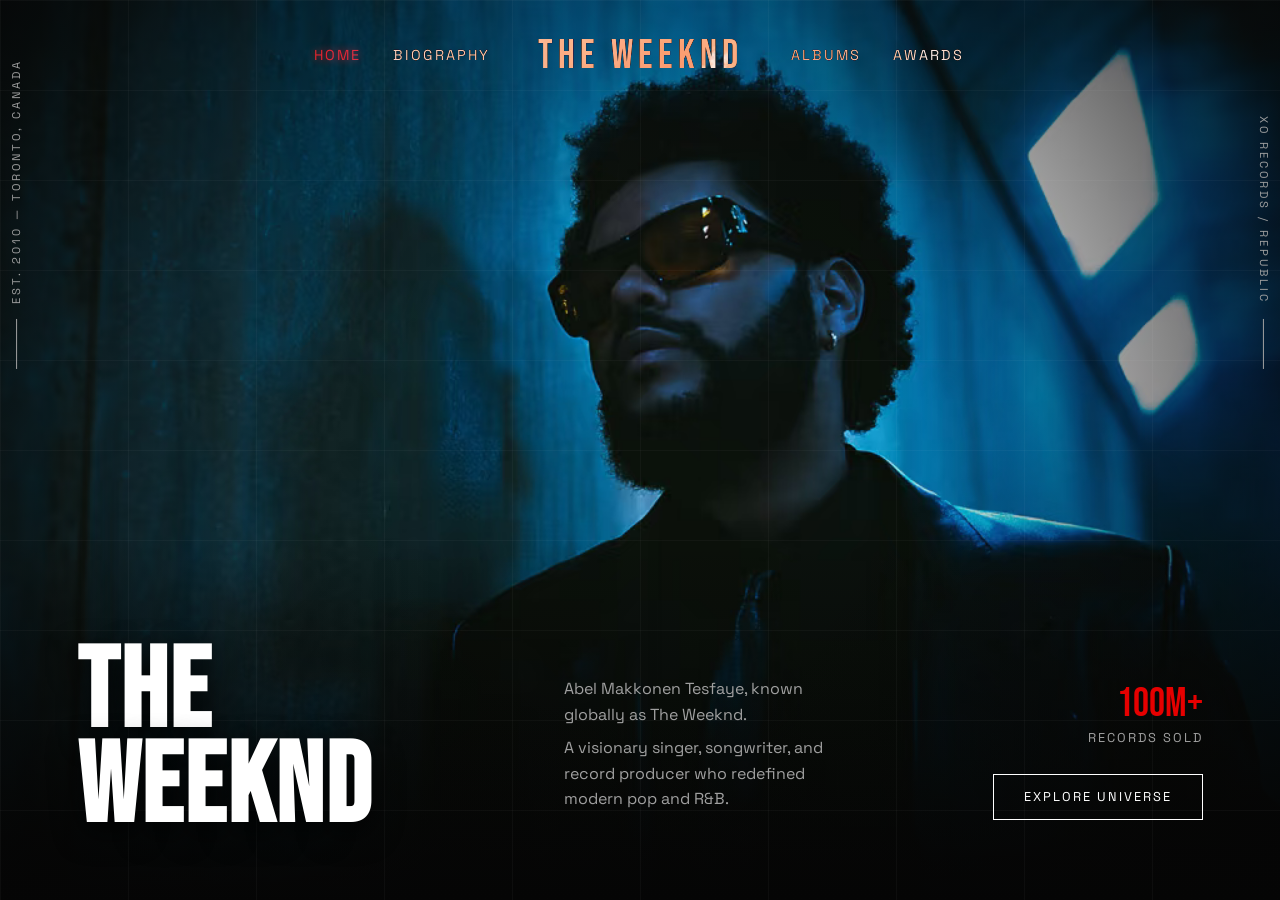
<file: index.html>
<!DOCTYPE html>
<html lang="en">
<head>
    <meta charset="UTF-8">
    <meta name="viewport" content="width=device-width, initial-scale=1.0">
    <title>The Weeknd | Home</title>
    <link rel="stylesheet" href="css/style.css">
</head>
<body class="page-home">
    <header>
        <div class="nav-left">
            <a href="index.html" class="active">Home</a>
            <a href="bio.html">Biography</a>
        </div>
        <div class="logo">THE WEEKND</div>
        <div class="nav-right">
            <a href="albums.html">Albums</a>
            <a href="awards.html">Awards</a>
        </div>
    </header>

    <main class="hero" style="background-image: url('images/bg-hero.jpg');">
        <div class="grid-lines"></div>

        <div class="side-info left">
            <span class="line"></span>
            <span class="text">EST. 2010 — TORONTO, CANADA</span>
        </div>

        <div class="side-info right">
            <span class="text">XO RECORDS / REPUBLIC</span>
            <span class="line"></span>
        </div>

        <div class="hero-bottom">
            <div class="hero-title-area">
                <h1>THE<br>WEEKND</h1>
            </div>

            <div class="hero-desc">
                <p>Abel Makkonen Tesfaye, known globally as The Weeknd.</p>
                <p>A visionary singer, songwriter, and record producer who redefined modern pop and R&B.</p>
            </div>

            <div class="hero-stats">
                <div class="stat-item">
                    <span class="num">100M+</span>
                    <span class="label">Records Sold</span>
                </div>
                <a href="albums.html" class="btn">Explore Universe</a>
            </div>
        </div>
    </main>

    <script src="js/main.js"></script>
</body>
</html>
</file>
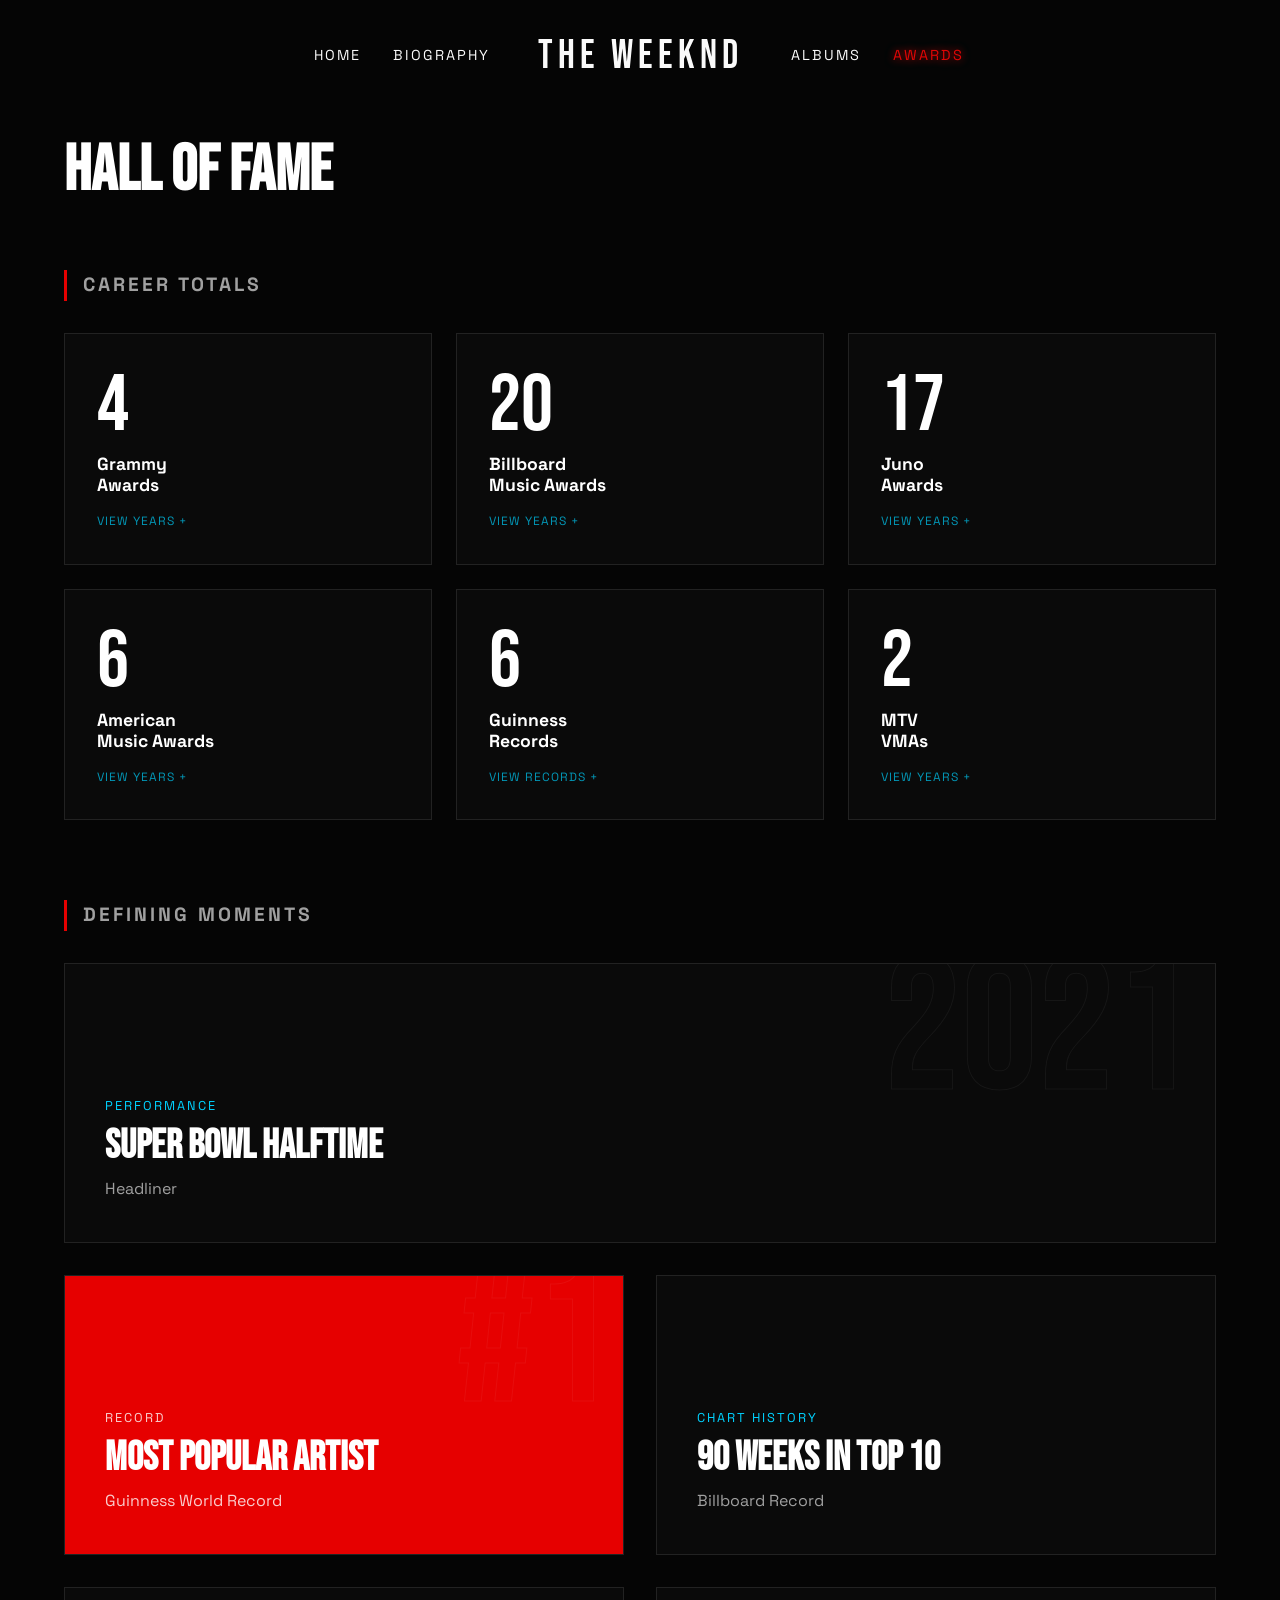
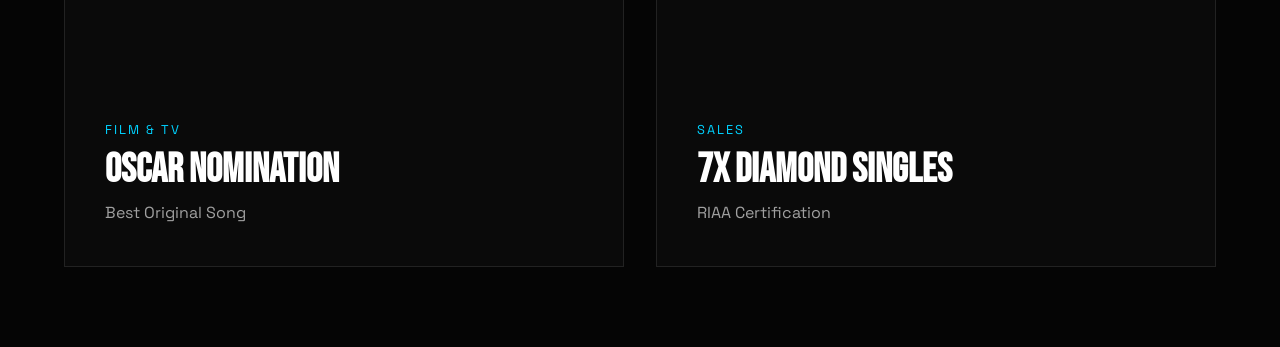
<file: awards.html>
<!DOCTYPE html>
<html lang="en">
<head>
    <meta charset="UTF-8">
    <meta name="viewport" content="width=device-width, initial-scale=1.0">
    <title>Awards | The Weeknd</title>
    <link rel="stylesheet" href="css/style.css">
</head>
<body class="page-awards">
    <header>
        <div class="nav-left"><a href="index.html">Home</a><a href="bio.html">Biography</a></div>
        <div class="logo">THE WEEKND</div>
        <div class="nav-right"><a href="albums.html">Albums</a><a href="awards.html" class="active">Awards</a></div>
    </header>

    <main>
        <h2 class="section-title">Hall of Fame</h2>

        <h3 class="sub-title">Career Totals</h3>
        <div class="stats-grid">
            <div class="stat-card" data-name="Grammy Awards" data-years="2016, 2018, 2021, 2023">
                <div class="stat-num">4</div>
                <div class="stat-name">Grammy<br>Awards</div>
                <div class="stat-hint">View Years +</div>
            </div>
            <div class="stat-card" data-name="Billboard Music Awards" data-years="2015 - 2023 (Multiple Wins)">
                <div class="stat-num">20</div>
                <div class="stat-name">Billboard<br>Music Awards</div>
                <div class="stat-hint">View Years +</div>
            </div>
            <div class="stat-card" data-name="Juno Awards" data-years="2013 - 2024">
                <div class="stat-num">17</div>
                <div class="stat-name">Juno<br>Awards</div>
                <div class="stat-hint">View Years +</div>
            </div>
            <div class="stat-card" data-name="American Music Awards" data-years="2015 - 2022">
                <div class="stat-num">6</div>
                <div class="stat-name">American<br>Music Awards</div>
                <div class="stat-hint">View Years +</div>
            </div>
            <div class="stat-card" data-name="Guinness World Records" data-years="2016, 2020, 2023">
                <div class="stat-num">6</div>
                <div class="stat-name">Guinness<br>Records</div>
                <div class="stat-hint">View Records +</div>
            </div>
            <div class="stat-card" data-name="MTV VMAs" data-years="2020, 2021">
                <div class="stat-num">2</div>
                <div class="stat-name">MTV<br>VMAs</div>
                <div class="stat-hint">View Years +</div>
            </div>
        </div>

        <h3 class="sub-title" style="margin-top: 5rem;">Defining Moments</h3>
        <div class="awards-grid">
            <div class="award-card" data-year="2021" data-title="Super Bowl LV" data-desc="The Weeknd headlined the Pepsi Super Bowl LV Halftime Show. The performance was watched by over 100 million viewers and featured a stunning hall-of-mirrors set design, heavily inspired by his 'After Hours' era.">
                <div class="card-bg-text">2021</div>
                <div class="card-content"><span class="award-type">Performance</span><h3>Super Bowl Halftime</h3><p>Headliner</p></div>
                <div class="click-hint">Click for details ↗</div>
            </div>
            <div class="award-card highlight" data-year="2023" data-title="Guinness World Record" data-desc="Officially recognized as the 'Most Popular Artist in the World' in 2023 by Guinness World Records, based on his record-breaking monthly listeners on Spotify and global chart dominance.">
                <div class="card-bg-text">#1</div>
                <div class="card-content"><span class="award-type">Record</span><h3>Most Popular Artist</h3><p>Guinness World Record</p></div>
                <div class="click-hint">Click for details ↗</div>
            </div>
            <div class="award-card" data-year="2020" data-title="Billboard Top 10 Record" data-desc="'Blinding Lights' officially became the biggest Hot 100 hit of all time and spent an unprecedented 90 weeks in the Billboard Hot 100 Top 10, breaking the all-time record.">
                <div class="card-content"><span class="award-type">Chart History</span><h3>90 Weeks in Top 10</h3><p>Billboard Record</p></div>
                <div class="click-hint">Click for details ↗</div>
            </div>
            <div class="award-card" data-year="2016" data-title="Academy Award Nomination" data-desc="Received an Oscar nomination for Best Original Song for 'Earned It' from the Fifty Shades of Grey soundtrack. This marked his first major crossover into film and Hollywood recognition.">
                <div class="card-content"><span class="award-type">Film & TV</span><h3>Oscar Nomination</h3><p>Best Original Song</p></div>
                <div class="click-hint">Click for details ↗</div>
            </div>
            <div class="award-card" data-year="2024" data-title="Diamond Certified Singles" data-desc="Achieved 7 Diamond certified singles, meaning each has sold over 10 million units in the US. A feat achieved by only a handful of artists in music history.">
                <div class="card-content"><span class="award-type">Sales</span><h3>7x Diamond Singles</h3><p>RIAA Certification</p></div>
                <div class="click-hint">Click for details ↗</div>
            </div>
        </div>
    </main>

    <div class="award-modal" id="statsModal">
        <div class="modal-content">
            <button class="modal-close" id="statsModalClose">✕</button>
            <h4 id="statsModalTitle" style="font-family: 'Bebas Neue', sans-serif; font-size: 2.5rem; color: var(--accent-blue); margin-bottom: 1rem;"></h4>
            <p id="statsModalYears" style="color: var(--text-gray); font-size: 1.1rem; line-height: 1.8;"></p>
        </div>
    </div>

    <div class="award-modal" id="awardModal">
        <div class="modal-content">
            <button class="modal-close" id="modalClose">✕</button>
            <div class="modal-year" id="modalYear"></div>
            <h2 id="modalTitle"></h2>
            <p id="modalDesc"></p>
        </div>
    </div>

    <script src="js/main.js"></script>
</body>
</html>
</file>
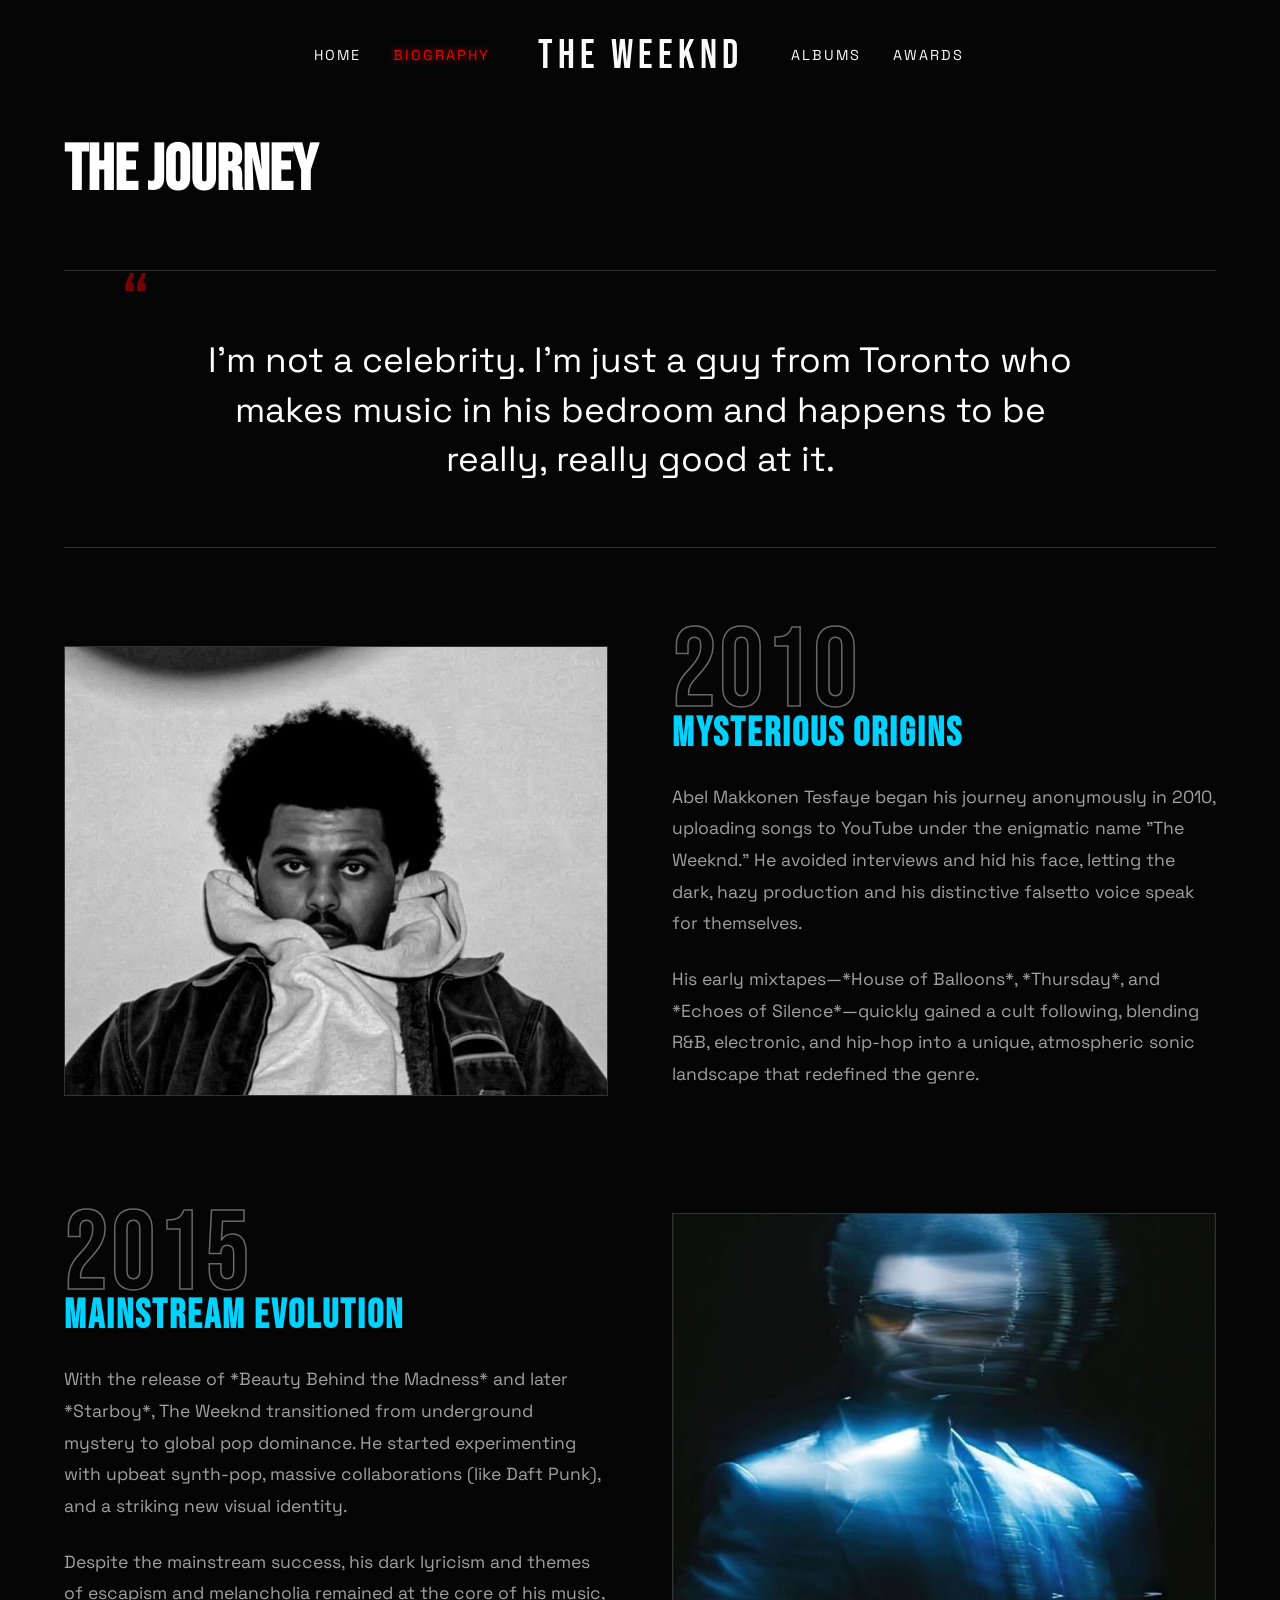
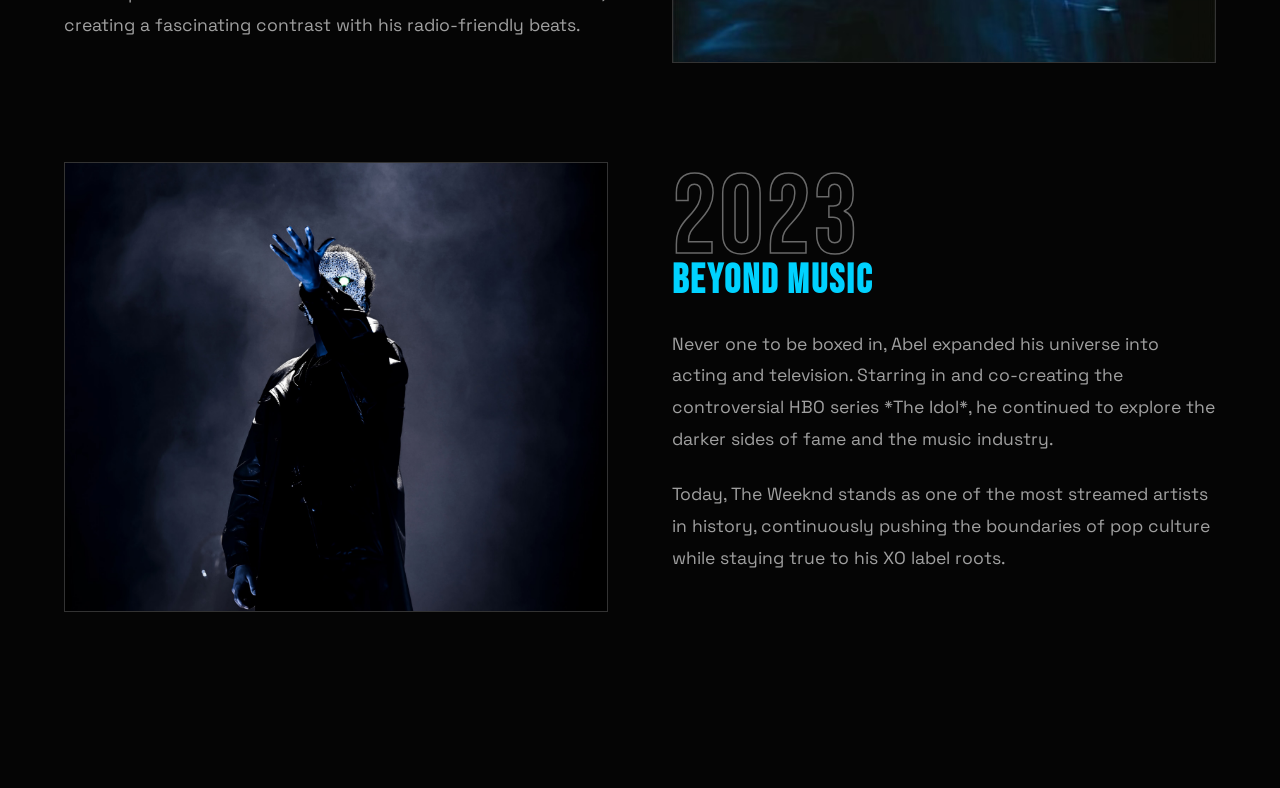
<file: bio.html>
<!DOCTYPE html>
<html lang="en">
<head>
    <meta charset="UTF-8">
    <meta name="viewport" content="width=device-width, initial-scale=1.0">
    <title>Biography | The Weeknd</title>
    <link rel="stylesheet" href="css/style.css">
</head>
<body class="page-bio">
    <header>
        <div class="nav-left">
            <a href="index.html">Home</a>
            <a href="bio.html" class="active">Biography</a>
        </div>
        <div class="logo">THE WEEKND</div>
        <div class="nav-right">
            <a href="albums.html">Albums</a>
            <a href="awards.html">Awards</a>
        </div>
    </header>

    <main>
        <h2 class="section-title">The Journey</h2>

        <div class="bio-quote">
            <span>“</span>
            <h3>I'm not a celebrity. I'm just a guy from Toronto who makes music in his bedroom and happens to be really, really good at it.</h3>
        </div>

        <div class="bio-grid">
            <div class="bio-img-box">
                <img src="images/bg-2010.jpg" alt="Early Weeknd">
            </div>
            <div class="bio-text">
                <div class="bg-year">2010</div>
                <h4>Mysterious Origins</h4>
                <p>Abel Makkonen Tesfaye began his journey anonymously in 2010, uploading songs to YouTube under the enigmatic name "The Weeknd." He avoided interviews and hid his face, letting the dark, hazy production and his distinctive falsetto voice speak for themselves.</p>
                <p>His early mixtapes—*House of Balloons*, *Thursday*, and *Echoes of Silence*—quickly gained a cult following, blending R&B, electronic, and hip-hop into a unique, atmospheric sonic landscape that redefined the genre.</p>
            </div>
        </div>

        <div class="bio-grid reverse">
            <div class="bio-img-box">
                <img src="images/bg-2015.jpg" alt="Global Superstar">
            </div>
            <div class="bio-text">
                <div class="bg-year">2015</div>
                <h4>Mainstream Evolution</h4>
                <p>With the release of *Beauty Behind the Madness* and later *Starboy*, The Weeknd transitioned from underground mystery to global pop dominance. He started experimenting with upbeat synth-pop, massive collaborations (like Daft Punk), and a striking new visual identity.</p>
                <p>Despite the mainstream success, his dark lyricism and themes of escapism and melancholia remained at the core of his music, creating a fascinating contrast with his radio-friendly beats.</p>
            </div>
        </div>

        <div class="bio-grid">
            <div class="bio-img-box">
                <img src="images/bg-2023.jpg" alt="Acting and Multimedia">
            </div>
            <div class="bio-text">
                <div class="bg-year">2023</div>
                <h4>Beyond Music</h4>
                <p>Never one to be boxed in, Abel expanded his universe into acting and television. Starring in and co-creating the controversial HBO series *The Idol*, he continued to explore the darker sides of fame and the music industry.</p>
                <p>Today, The Weeknd stands as one of the most streamed artists in history, continuously pushing the boundaries of pop culture while staying true to his XO label roots.</p>
            </div>
        </div>
    </main>

    <script src="js/main.js"></script>
</body>
</html>
</file>
<file: css/style.css>
@import url('https://fonts.googleapis.com/css2?family=Bebas+Neue&family=Space+Grotesk:wght@400;700&display=swap');

:root {
    --bg-black: #050505; --text-white: #ffffff; --text-gray: #a0a0a0;
    --accent-red: #e60000; --accent-blue: #00d2ff; --card-bg: #0a0a0a;
}

* { margin: 0; padding: 0; box-sizing: border-box; }

html, body {
    background-color: var(--bg-black); color: var(--text-white);
    font-family: 'Space Grotesk', sans-serif; line-height: 1.6;
    width: 100%; overflow-x: hidden;
}

/*navigation*/
header {
    position: fixed; top: 0; width: 100%; padding: 1.5rem 5%;
    display: grid; grid-template-columns: 1fr auto 1fr; align-items: center; z-index: 1000;
    background: linear-gradient(to bottom, rgba(0,0,0,0.8), transparent); mix-blend-mode: difference;
}
header .nav-left, header .nav-right { display: flex; gap: 2rem; }
header .nav-left { justify-content: flex-end; padding-right: 3rem; }
header .nav-right { justify-content: flex-start; padding-left: 3rem; }
header .logo { font-family: 'Bebas Neue', sans-serif; font-size: 2.5rem; letter-spacing: 5px; text-align: center; color: var(--text-white); }
header a { color: var(--text-white); text-decoration: none; font-size: 0.9rem; text-transform: uppercase; letter-spacing: 2px; transition: 0.3s; }
header a:hover, header a.active { color: var(--accent-red); text-shadow: 0 0 10px var(--accent-red); }

main { padding: 120px 5% 5rem; min-height: 100vh; max-width: 1400px; margin: 0 auto; width: 100%; }
.section-title { font-family: 'Bebas Neue', sans-serif; font-size: 4rem; margin-bottom: 3rem; position: relative; display: inline-block; }
.section-title::after { content: ''; position: absolute; bottom: 10px; left: 0; width: 100%; height: 15px; background-color: var(--accent-red); z-index: -1; opacity: 0.7; }

/*home*/
.page-home main.hero { padding: 0 6% 4rem 6%; max-width: none; }
.hero { height: 100vh; background-size: cover; background-position: center center; position: relative; display: flex; flex-direction: column; justify-content: flex-end; overflow: hidden; }
.hero::before { content: ''; position: absolute; top: 0; left: 0; width: 100%; height: 100%; background: radial-gradient(circle at center, transparent 30%, rgba(5,5,5,0.85) 100%), linear-gradient(to top, rgba(5,5,5,1) 0%, transparent 40%); z-index: 1; }
.grid-lines { position: absolute; top: 0; left: 0; width: 100%; height: 100%; background-image: linear-gradient(to right, rgba(255,255,255,0.03) 1px, transparent 1px), linear-gradient(to bottom, rgba(255,255,255,0.03) 1px, transparent 1px); background-size: 10% 10%; z-index: 2; pointer-events: none; }
.side-info { position: absolute; top: 40%; display: flex; align-items: center; gap: 15px; z-index: 10; color: var(--text-gray); font-size: 0.7rem; letter-spacing: 3px; text-transform: uppercase; }
.side-info.left { left: 2%; transform: rotate(-90deg) translateY(-50%); transform-origin: left center; }
.side-info.right { right: 2%; transform: rotate(90deg) translateY(-50%); transform-origin: right center; }
.side-info .line { width: 50px; height: 1px; background-color: var(--text-gray); }
.hero-bottom { position: relative; z-index: 10; display: grid; grid-template-columns: 1.5fr 1fr 1fr; align-items: flex-end; gap: 2rem; width: 100%; opacity: 0; transform: translateY(30px); animation: slideUpFade 1.2s cubic-bezier(0.16, 1, 0.3, 1) forwards; animation-delay: 0.3s; }
@keyframes slideUpFade { to { opacity: 1; transform: translateY(0); } }
.hero-title-area h1 { font-family: 'Bebas Neue', sans-serif; font-size: 7rem; line-height: 0.85; letter-spacing: 2px; margin: 0; text-shadow: 0 10px 30px rgba(0,0,0,0.8); }
.hero-desc { padding-bottom: 1rem; }
.hero-desc p { color: var(--text-gray); font-size: 1rem; margin-bottom: 0.5rem; max-width: 400px; }
.hero-stats { display: flex; flex-direction: column; align-items: flex-end; gap: 1.5rem; padding-bottom: 1rem; }
.stat-item { text-align: right; }
.stat-item .num { display: block; font-family: 'Bebas Neue', sans-serif; font-size: 2.5rem; color: var(--accent-red); line-height: 1; }
.stat-item .label { font-size: 0.8rem; color: var(--text-gray); text-transform: uppercase; letter-spacing: 2px; }
.btn { display: inline-block; padding: 12px 30px; background-color: transparent; color: var(--text-white); border: 1px solid var(--text-white); text-decoration: none; text-transform: uppercase; font-size: 0.8rem; letter-spacing: 2px; transition: all 0.3s; cursor: pointer; }
.btn:hover { background-color: var(--text-white); color: var(--bg-black); }

/*bio*/
.bio-quote { text-align: center; padding: 4rem 10%; margin-bottom: 5rem; border-top: 1px solid #333; border-bottom: 1px solid #333; position: relative; }
.bio-quote h3 { font-size: 2.2rem; font-weight: 400; line-height: 1.4; color: var(--text-white); }
.bio-quote span { color: var(--accent-red); font-family: 'Bebas Neue', sans-serif; font-size: 5rem; position: absolute; top: -30px; left: 5%; opacity: 0.5; }
.bio-grid { display: grid; grid-template-columns: 1fr 1fr; gap: 4rem; align-items: center; margin-bottom: 6rem; }
.bio-grid.reverse { direction: rtl; }
.bio-grid.reverse .bio-text { direction: ltr; }
.bio-img-box { width: 100%; height: 450px; overflow: hidden; border: 1px solid #333; position: relative; }
.bio-img-box img { width: 100%; height: 100%; object-fit: cover; transition: all 0.5s ease; }
.bio-img-box:hover img { transform: scale(1.05); }
.bio-text h4 { font-family: 'Bebas Neue', sans-serif; font-size: 2.5rem; color: var(--accent-blue); margin-bottom: 1rem; letter-spacing: 2px; }
.bio-text p { color: var(--text-gray); font-size: 1.1rem; line-height: 1.8; margin-bottom: 1.5rem; }
.bio-text .bg-year { font-family: 'Bebas Neue', sans-serif; font-size: 7rem; color: transparent; -webkit-text-stroke: 1.5px rgba(255, 255, 255, 0.4); line-height: 0.8; margin-bottom: -1rem; letter-spacing: 2px; opacity: 1; transition: 0.3s ease; }
.bio-text:hover .bg-year { -webkit-text-stroke: 1.5px var(--accent-red); transform: translateX(10px); }

/*albums*/
.albums-main { position: relative; overflow: hidden; display: flex; flex-direction: column; }
.wheel-container { flex: 1; display: flex; flex-direction: column; justify-content: center; align-items: center; position: relative; margin-top: -2rem; min-height: 600px; width: 100%;}
.wheel-bg-text { position: absolute; top: 50%; left: 50%; transform: translate(-50%, -50%); font-family: 'Bebas Neue', sans-serif; font-size: 35vw; color: rgba(255, 255, 255, 0.02); pointer-events: none; z-index: 0; line-height: 1; white-space: nowrap; }
.wheel-scene { position: relative; width: 100%; height: 520px; display: flex; justify-content: center; align-items: center; z-index: 10; cursor: grab; }
.wheel-scene:active { cursor: grabbing; }
.wheel-item { position: absolute; width: 360px; height: 460px; transition: transform 0.6s cubic-bezier(0.16, 1, 0.3, 1), opacity 0.6s; cursor: pointer; border: 1px solid #222; background: #0a0a0a; box-shadow: 0 10px 30px rgba(0,0,0,0.5); display: flex; flex-direction: column; user-select: none;}
.wheel-item img { width: 100%; height: 360px; object-fit: cover; filter: grayscale(100%) brightness(0.4); transition: 0.5s; pointer-events: none; }
.wheel-item .item-info { height: 100px; padding: 0 15px; display: flex; flex-direction: column; justify-content: center; align-items: center; text-align: center; opacity: 0.5; transition: 0.4s; background: #0a0a0a; pointer-events: none;}
.wheel-item .item-info h3 { font-family: 'Bebas Neue', sans-serif; font-size: 1.8rem; letter-spacing: 1px; line-height: 1.1; margin-bottom: 4px; }
.wheel-item .item-info span { color: var(--accent-blue); font-size: 0.9rem; letter-spacing: 1px; }
.wheel-item.active { border-color: var(--accent-red); box-shadow: 0 20px 50px rgba(230,0,0,0.3); z-index: 100; }
.wheel-item.active img { filter: grayscale(0%) brightness(1); }
.wheel-item.active .item-info { opacity: 1; }
.wheel-hint { margin-top: 4rem; font-size: 0.8rem; color: var(--text-gray); letter-spacing: 3px; text-transform: uppercase; animation: pulse 2s infinite; }
@keyframes pulse { 0%, 100% { opacity: 0.5; } 50% { opacity: 1; } }

/*details*/
.album-detail { position: fixed; inset: 0; z-index: 2000; opacity: 0; visibility: hidden; transition: opacity 0.4s, visibility 0.4s; }
.album-detail.open { opacity: 1; visibility: visible; }
.detail-bg { position: absolute; inset: 0; background-size: cover; background-position: center; filter: blur(25px) brightness(0.6); z-index: -1; transform: scale(1.1); }
.detail-scroll-content { width: 100%; height: 100%; background: rgba(5,5,5,0.4); backdrop-filter: blur(10px); padding: 80px 8% 40px; display: flex; flex-direction: column; overflow-y: auto; overflow-x: hidden; position: relative;}
.detail-scroll-content::-webkit-scrollbar { width: 6px; }
.detail-scroll-content::-webkit-scrollbar-thumb { background: rgba(255,255,255,0.2); border-radius: 3px; }
.detail-close { position: absolute; top: 2rem; right: 4rem; background: transparent; border: none; color: white; font-size: 2rem; cursor: pointer; transition: 0.3s; z-index: 10; }
.detail-close:hover { color: var(--accent-red); transform: rotate(90deg); }
.detail-fixed-top { flex-shrink: 0; display: flex; gap: 3rem; align-items: flex-end; margin-bottom: 2rem; position: relative; width: 100%;}
.detail-cover-wrapper { width: 240px; height: 240px; flex-shrink: 0; position: relative; z-index: 2; box-shadow: 0 10px 40px rgba(0,0,0,0.6); }
.detail-cover { position: absolute; top: 0; left: 0; width: 100%; height: 100%; object-fit: cover; border: 1px solid rgba(255,255,255,0.2); }
.detail-meta { flex: 1; padding-bottom: 10px; position: relative; z-index: 2; min-width: 0; }
.detail-meta h1 { font-family: 'Bebas Neue', sans-serif; font-size: 3rem; letter-spacing: 2px; line-height: 1.1; margin-bottom: 0.5rem; text-shadow: 0 4px 10px rgba(0,0,0,0.5); word-wrap: break-word; }
.detail-artist { color: var(--accent-blue); font-size: 1rem; letter-spacing: 2px; text-transform: uppercase; margin-bottom: 1rem; font-weight: bold; }
.meta-data-grid { display: flex; gap: 1.5rem; margin-bottom: 1.5rem; border-top: 1px solid rgba(255,255,255,0.15); padding-top: 1rem; flex-wrap: wrap; }
.meta-item { display: flex; flex-direction: column; min-width: 80px; }
.meta-label { font-size: 0.75rem; color: var(--text-gray); text-transform: uppercase; letter-spacing: 1px; margin-bottom: 0.3rem; }
.meta-value { font-size: 1rem; color: var(--text-white); font-weight: bold; }
.detail-desc { color: #ccc; font-size: 0.95rem; max-width: 800px; line-height: 1.6; word-wrap: break-word; }

/*player*/
.player-bar { width: 100%; border-top: 1px solid rgba(255,255,255,0.15); border-bottom: 1px solid rgba(255,255,255,0.15); padding: 1rem 0; display: flex; align-items: center; gap: 1.5rem; margin-bottom: 1.5rem; position: relative; z-index: 2; flex-wrap: wrap; }
.controls { display: flex; align-items: center; gap: 1rem; flex-shrink: 0; }
.ctrl-btn { background: transparent; border: none; color: var(--text-gray); font-size: 1.1rem; cursor: pointer; transition: 0.2s; }
.ctrl-btn:hover { color: var(--text-white); transform: scale(1.1); }
.play-toggle { background: transparent; border: none; color: var(--text-white); font-size: 1.8rem; cursor: pointer; transition: 0.2s; padding: 0 10px; }
.play-toggle:hover { color: var(--accent-blue); transform: scale(1.1); }
.progress-wrap { flex: 1; display: flex; align-items: center; gap: 1rem; min-width: 200px; }
.progress-bg { flex: 1; height: 6px; background: rgba(255,255,255,0.2); border-radius: 3px; overflow: hidden; cursor: pointer; position: relative; }
.progress-fill { height: 100%; width: 0%; background: var(--accent-blue); transition: width 0.1s linear; box-shadow: 0 0 10px var(--accent-blue); }
.time-display { font-size: 0.8rem; color: var(--text-gray); white-space: nowrap; font-variant-numeric: tabular-nums; }
.now-playing-info { display: flex; align-items: center; gap: 1rem; min-width: 200px; justify-content: flex-end; }
.playing-title { font-size: 0.9rem; color: var(--accent-blue); max-width: 200px; overflow: hidden; text-overflow: ellipsis; white-space: nowrap; text-align: right; font-weight: bold; }
.eq-bars { display: flex; align-items: flex-end; gap: 3px; height: 16px; opacity: 0; transition: opacity 0.3s; }
.eq-bars.active { opacity: 1; }
.eq-bars span { width: 3px; background: var(--accent-blue); animation: eqBounce 1s infinite ease-in-out alternate; }
.eq-bars span:nth-child(1) { height: 100%; animation-delay: 0.1s; }
.eq-bars span:nth-child(2) { height: 60%; animation-delay: 0.3s; }
.eq-bars span:nth-child(3) { height: 80%; animation-delay: 0.2s; }
.eq-bars span:nth-child(4) { height: 40%; animation-delay: 0.4s; }
@keyframes eqBounce { 0% { height: 20%; } 100% { height: 100%; } }

.detail-tracks { position: relative; z-index: 2; padding-bottom: 50px; width: 100%;}
.detail-tracks h2 { font-family: 'Bebas Neue', sans-serif; font-size: 1.8rem; letter-spacing: 2px; margin-bottom: 1rem; color: var(--text-gray); }
.detail-tracks ul { list-style: none; width: 100%;}
.detail-tracks li { display: flex; justify-content: space-between; align-items: center; padding: 1rem; border-bottom: 1px solid rgba(255,255,255,0.05); transition: 0.2s; border-radius: 4px; cursor: pointer; }
.detail-tracks li:hover { background: rgba(255,255,255,0.1); padding-left: 1.5rem; }
.detail-tracks li.active { background: rgba(0, 210, 255, 0.15); border-left: 3px solid var(--accent-blue); }
.detail-tracks li.active .track-name { color: var(--accent-blue); font-weight: bold; }
.track-name { font-size: 1rem; cursor: pointer; word-wrap: break-word; margin-right: 10px;}
.play-btn { background: transparent; border: none; color: var(--text-gray); font-size: 1rem; cursor: pointer; transition: 0.2s; flex-shrink: 0;}
.detail-tracks li:hover .play-btn, .detail-tracks li.active .play-btn { color: var(--accent-white); transform: scale(1.2); }

/*awards*/
.sub-title { font-family: 'Space Grotesk', sans-serif; font-size: 1.2rem; color: var(--text-gray); text-transform: uppercase; letter-spacing: 3px; margin-bottom: 2rem; border-left: 3px solid var(--accent-red); padding-left: 1rem; }
.stats-grid { display: grid; grid-template-columns: repeat(3, 1fr); gap: 1.5rem; }
.stat-card { background-color: var(--card-bg); border: 1px solid #222; padding: 2rem; cursor: pointer; transition: 0.3s; display: flex; flex-direction: column; }
.stat-card:hover { border-color: var(--accent-blue); transform: translateY(-5px); box-shadow: 0 10px 30px rgba(0, 210, 255, 0.1); }
.stat-num { font-family: 'Bebas Neue', sans-serif; font-size: 5rem; color: var(--text-white); line-height: 1; margin-bottom: 0.5rem; }
.stat-name { font-size: 1.1rem; font-weight: bold; margin-bottom: 1rem; line-height: 1.2; }
.stat-hint { font-size: 0.75rem; color: var(--accent-blue); text-transform: uppercase; letter-spacing: 1px; margin-top: auto; opacity: 0.7; transition: 0.3s; }
.stat-card:hover .stat-hint { opacity: 1; transform: translateX(5px); }

.awards-grid { display: grid; grid-template-columns: repeat(2, 1fr); grid-auto-rows: 280px; gap: 2rem; max-width: 1200px; margin: 0 auto; }
.award-card { background-color: var(--card-bg); border: 1px solid #222; position: relative; padding: 2.5rem; display: flex; flex-direction: column; justify-content: flex-end; cursor: pointer; overflow: hidden; transition: 0.4s; }
.award-card:nth-child(1) { grid-column: span 2; }
.award-card:hover { transform: translateY(-5px) scale(1.02); border-color: var(--accent-red); box-shadow: 0 20px 40px rgba(230, 0, 0, 0.15); z-index: 10; }
.card-bg-text { position: absolute; top: -10%; right: 2%; font-family: 'Bebas Neue', sans-serif; font-size: 12rem; color: transparent; -webkit-text-stroke: 1px rgba(255, 255, 255, 0.05); line-height: 1; z-index: 0; transition: 0.5s; }
.award-card:hover .card-bg-text { -webkit-text-stroke: 1px rgba(230, 0, 0, 0.3); transform: scale(1.1) rotate(-5deg); }
.card-content { position: relative; z-index: 2; }
.award-type { color: var(--accent-blue); font-size: 0.8rem; text-transform: uppercase; letter-spacing: 2px; margin-bottom: 0.5rem; display: block; }
.award-card h3 { font-family: 'Bebas Neue', sans-serif; font-size: 2.5rem; line-height: 1.1; margin-bottom: 0.5rem; }
.award-card p { color: var(--text-gray); font-size: 1rem; }
.award-card.highlight { background: var(--accent-red); }
.award-card.highlight .award-type, .award-card.highlight p { color: rgba(255,255,255,0.8); }
.award-card.highlight:hover { border-color: white; box-shadow: 0 20px 40px rgba(255, 255, 255, 0.15); }
.click-hint { position: absolute; bottom: 2rem; right: 2rem; font-size: 0.75rem; color: var(--text-gray); opacity: 0; transition: 0.3s; }
.award-card:hover .click-hint { opacity: 1; }

/*window*/
.award-modal { position: fixed; inset: 0; background: rgba(5,5,5,0.9); backdrop-filter: blur(15px); z-index: 3000; display: flex; justify-content: center; align-items: center; opacity: 0; visibility: hidden; transition: 0.4s; }
.award-modal.open { opacity: 1; visibility: visible; }
.modal-content { background: #111; border: 1px solid #333; padding: 3rem; width: 90%; max-width: 600px; position: relative; transform: translateY(30px); transition: 0.4s; box-shadow: 0 30px 60px rgba(0,0,0,0.8); }
.award-modal.open .modal-content { transform: translateY(0); }
.modal-close { position: absolute; top: 1.5rem; right: 1.5rem; background: transparent; border: none; color: var(--text-gray); font-size: 1.5rem; cursor: pointer; transition: 0.3s; }
.modal-close:hover { color: var(--accent-red); }
.modal-year { font-family: 'Bebas Neue', sans-serif; font-size: 5rem; color: transparent; -webkit-text-stroke: 2px var(--accent-red); line-height: 1; margin-bottom: 1rem; }
.modal-content h2 { font-family: 'Bebas Neue', sans-serif; font-size: 2.5rem; margin-bottom: 1rem; }
.modal-content p { color: var(--text-gray); font-size: 1.05rem; line-height: 1.8; }

/* suit screen */
@media (max-width: 900px) {
    .hero-bottom, .bio-grid { grid-template-columns: 1fr; gap: 1.5rem; }
    .hero-title-area h1 { font-size: 4.5rem; }
    .hero-stats { align-items: flex-start; }
    .side-info { display: none; }
    .bio-grid.reverse { direction: ltr; }
    
    .wheel-item { width: 280px; height: 380px; }
    .wheel-item img { height: 280px; }
    .wheel-item .item-info { height: 100px; }
    .wheel-item .item-info h3 { font-size: 1.4rem; }
    .wheel-scene { height: 440px; }
}

@media (max-width: 768px) {
    main { padding: 80px 4% 3rem; }
    .section-title { font-size: 2.5rem; margin-bottom: 1.5rem; }
    
    header { display: flex; justify-content: space-between; padding: 1rem 2%; }
    header .logo { display: none; }
    header .nav-left, header .nav-right { display: contents; }
    header a { font-size: 0.8rem; letter-spacing: 1px; padding: 0 5px; }

    .bio-quote { padding: 2rem 5%; margin-bottom: 3rem; }
    .bio-quote h3 { font-size: 1.25rem; line-height: 1.4; }
    .bio-quote span { font-size: 3rem; top: -10px; left: 2%; }

    .stats-grid { grid-template-columns: repeat(2, 1fr); gap: 0.8rem; }
    .stat-card { padding: 1.5rem 1rem; text-align: center; align-items: center; }
    .stat-num { font-size: 3.5rem; }
    .stat-name { font-size: 0.95rem; margin-bottom: 0.5rem; }
    .stat-hint { font-size: 0.65rem; margin-top: auto;}

    .awards-grid { display: flex; flex-wrap: nowrap; overflow-x: auto; scroll-snap-type: x mandatory; gap: 1rem; padding-bottom: 1rem; margin: 0 -4%; padding-left: 4%; padding-right: 4%; }
    .awards-grid::-webkit-scrollbar { display: none; }
    .award-card { flex: 0 0 85%; scroll-snap-align: center; min-height: 220px; padding: 1.5rem; grid-column: auto !important; }
    .card-bg-text { font-size: 7rem; } 
    .award-card h3 { font-size: 1.8rem; }
    .award-card p { font-size: 0.9rem; }
    .click-hint { opacity: 1; transform: none; bottom: 1.5rem; right: 1.5rem; }

    .wheel-item { width: 220px; height: 300px; }
    .wheel-item img { height: 220px; }
    .wheel-item .item-info { height: 80px; }
    .wheel-item .item-info h3 { font-size: 1.2rem; }
    .wheel-scene { height: 350px; }
    
    .detail-scroll-content { padding: 60px 15px 30px; }
    .detail-fixed-top { flex-direction: column; align-items: center; text-align: center; gap: 1.2rem; margin-bottom: 1.5rem; }
    .detail-cover-wrapper { width: 150px; height: 150px; margin: 0 auto; }
    .detail-meta h1 { font-size: 2rem; word-wrap: break-word; max-width: 100%; }
    .detail-artist { font-size: 0.9rem; margin-bottom: 0.8rem;}
    .detail-desc { font-size: 0.85rem; }
    
    .meta-data-grid { justify-content: center; border-top: none; padding-top: 0; gap: 1rem; }
    .meta-item { min-width: 40%; text-align: center; }
    
    .player-bar { flex-direction: column; padding: 1rem 0; gap: 1rem; }
    .controls { width: 100%; justify-content: center; gap: 2rem; }
    .progress-wrap { width: 100%; gap: 0.5rem; }
    .now-playing-info { display: none; }
    
    .detail-close { top: 1rem; right: 1rem; background: rgba(0,0,0,0.5); border-radius: 50%; width: 35px; height: 35px; line-height: 35px; font-size: 1.2rem; }
    
    .detail-tracks h2 { font-size: 1.4rem; text-align: center; margin-bottom: 0.5rem; }
    .detail-tracks li { padding: 0.8rem 0.5rem; }
    .track-name { font-size: 0.95rem; }
}
</file>
